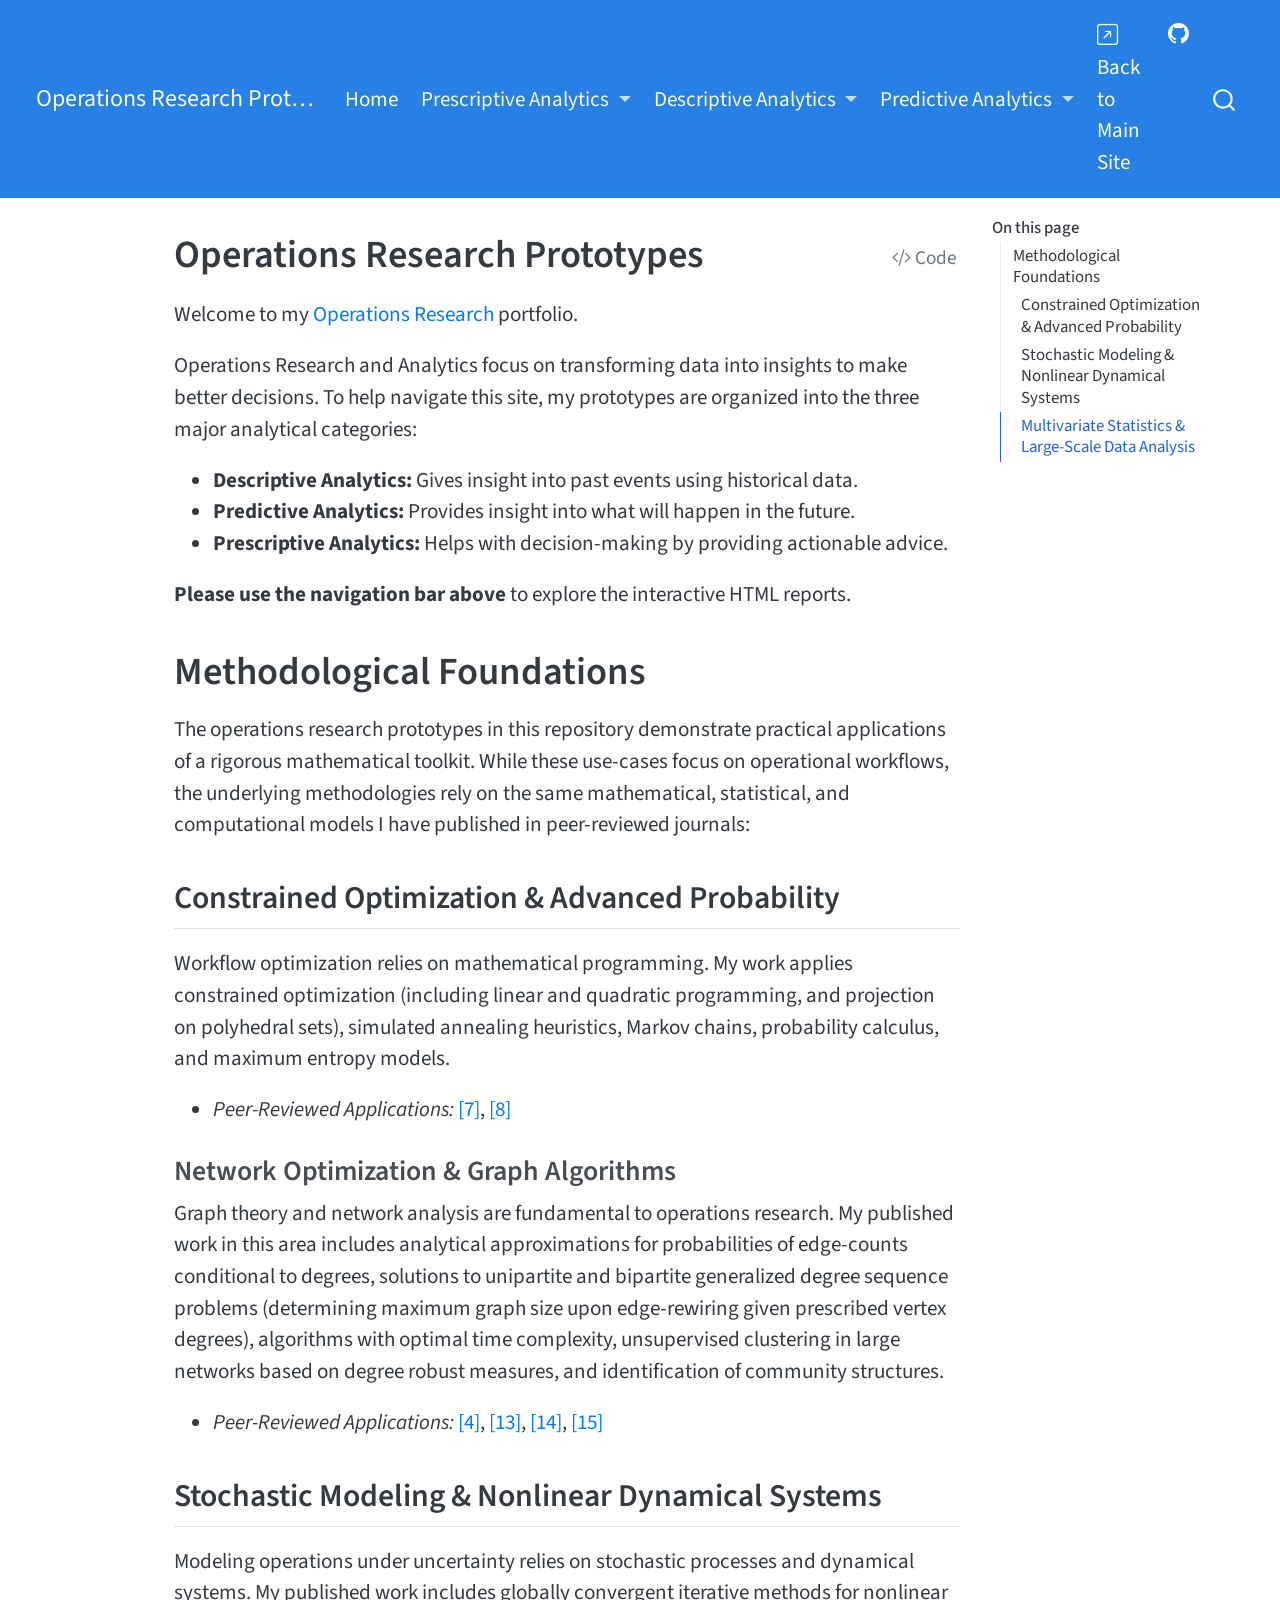
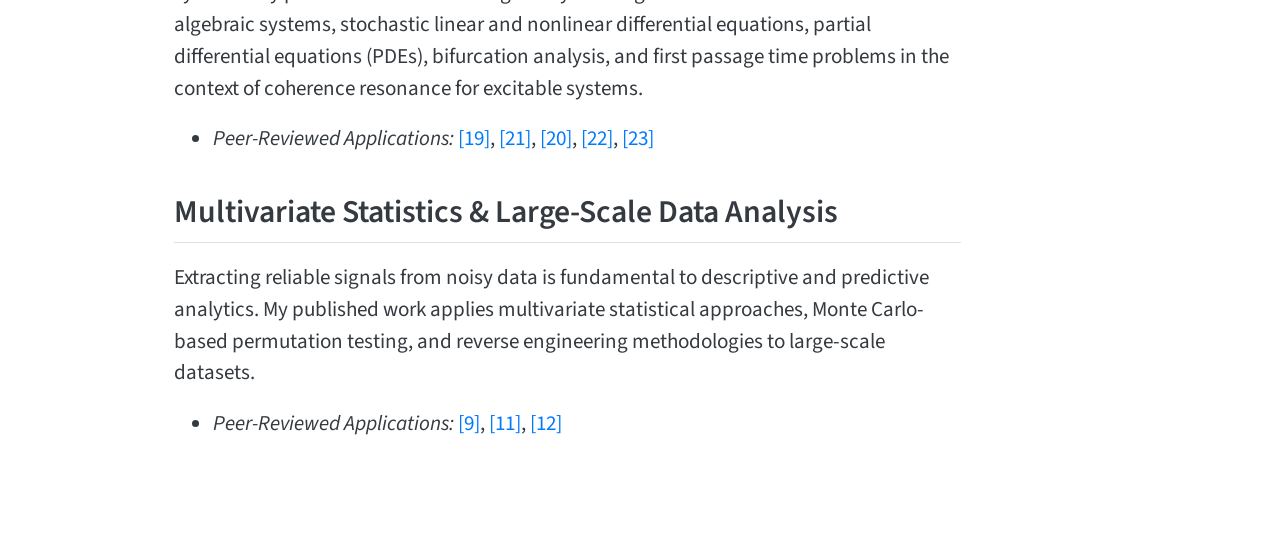
<file: docs/index.html>
<!DOCTYPE html>
<html xmlns="http://www.w3.org/1999/xhtml" lang="en" xml:lang="en"><head>

<meta charset="utf-8">
<meta name="generator" content="quarto-1.10.18">

<meta name="viewport" content="width=device-width, initial-scale=1.0, user-scalable=yes">


<title>Operations Research Prototypes</title>
<style>
/* Default styles provided by pandoc.
** See https://pandoc.org/MANUAL.html#variables-for-html for config info.
*/
span.smallcaps{font-variant: small-caps;}
div.columns{display: flex; gap: 1.5em;}
div.column{flex: auto;}
@media screen {
div.columns{gap: min(4vw, 1.5em);}
div.column{overflow-x: auto;}
}
div.hanging-indent{margin-left: 1.5em; text-indent: -1.5em;}
ul.task-list{list-style: none;}
ul.task-list li input[type="checkbox"] {
  width: 0.8em;
  margin: 0 0.8em 0.2em -1em; /* quarto-specific, see https://github.com/quarto-dev/quarto-cli/issues/4556 */ 
  vertical-align: middle;
}
/* CSS for syntax highlighting */
html { -webkit-text-size-adjust: 100%; }
pre > code.sourceCode { white-space: pre; position: relative; }
pre > code.sourceCode > span { display: inline-block; line-height: 1.25; }
pre > code.sourceCode > span:empty { height: 1.2em; }
.sourceCode { overflow: visible; }
code.sourceCode > span { color: inherit; text-decoration: inherit; }
div.sourceCode { margin: 1em 0; }
pre.sourceCode { margin: 0; }
@media screen {
div.sourceCode { overflow: auto; }
}
@media print {
pre > code.sourceCode { white-space: pre-wrap; }
pre > code.sourceCode > span { text-indent: -5em; padding-left: 5em; }
}
pre.numberSource code
  { counter-reset: source-line 0; }
pre.numberSource code > span
  { position: relative; left: -4em; counter-increment: source-line; }
pre.numberSource code > span > a:first-child::before
  { content: counter(source-line);
    position: relative; left: -1em; text-align: right; vertical-align: baseline;
    border: none; display: inline-block;
    -webkit-touch-callout: none; -webkit-user-select: none;
    -khtml-user-select: none; -moz-user-select: none;
    -ms-user-select: none; user-select: none;
    padding: 0 4px; width: 4em;
  }
pre.numberSource { margin-left: 3em;  padding-left: 4px; }
div.sourceCode
  {   }
@media screen {
pre > code.sourceCode > span > a:first-child::before { text-decoration: underline; }
}
</style>


<script src="site_libs/quarto-nav/quarto-nav.js"></script>
<script src="site_libs/quarto-nav/headroom.min.js"></script>
<script src="site_libs/clipboard/clipboard.min.js"></script>
<script src="site_libs/quarto-search/autocomplete.umd.js"></script>
<script src="site_libs/quarto-search/fuse.min.js"></script>
<script src="site_libs/quarto-search/quarto-search.js"></script>
<meta name="quarto:offset" content="./">
<script src="site_libs/quarto-html/quarto.js" type="module"></script>
<script src="site_libs/quarto-html/tabsets/tabsets.js" type="module"></script>
<script src="site_libs/quarto-html/popper.min.js"></script>
<script src="site_libs/quarto-html/tippy.umd.min.js"></script>
<script src="site_libs/quarto-html/anchor.min.js"></script>
<link href="site_libs/quarto-html/tippy.css" rel="stylesheet">
<link href="site_libs/quarto-html/quarto-syntax-highlighting-64a204ab8560d761af7679ceaba22944.css" rel="stylesheet" id="quarto-text-highlighting-styles">
<script src="site_libs/bootstrap/bootstrap.min.js"></script>
<link href="site_libs/bootstrap/bootstrap-icons.css" rel="stylesheet">
<link href="site_libs/bootstrap/bootstrap-0e11dd0d01e4e7718f9b9a7dcefe6e5f.min.css" rel="stylesheet" append-hash="true" id="quarto-bootstrap" data-mode="light">
<script id="quarto-search-options" type="application/json">{
  "location": "navbar",
  "copy-button": false,
  "collapse-after": 3,
  "panel-placement": "end",
  "type": "overlay",
  "limit": 50,
  "keyboard-shortcut": [
    "f",
    "/",
    "s"
  ],
  "show-item-context": false,
  "language": {
    "search-no-results-text": "No results",
    "search-matching-documents-text": "matching documents",
    "search-copy-link-title": "Copy link to search",
    "search-hide-matches-text": "Hide additional matches",
    "search-more-match-text": "more match in this document",
    "search-more-matches-text": "more matches in this document",
    "search-clear-button-title": "Clear",
    "search-text-placeholder": "",
    "search-detached-cancel-button-title": "Cancel",
    "search-submit-button-title": "Submit",
    "search-label": "Search"
  }
}</script>


<link rel="stylesheet" href="styles.css">
</head>

<body class="nav-fixed quarto-light">

<div id="quarto-search-results"></div>
  <header id="quarto-header" class="headroom fixed-top">
    <nav class="navbar navbar-expand-lg " data-bs-theme="dark">
      <div class="navbar-container container-fluid">
      <div class="navbar-brand-container mx-auto">
    <a class="navbar-brand" href="./index.html">
    <span class="navbar-title">Operations Research Prototypes</span>
    </a>
  </div>
            <div id="quarto-search" class="" title="Search"></div>
          <button class="navbar-toggler" type="button" data-bs-toggle="collapse" data-bs-target="#navbarCollapse" aria-controls="navbarCollapse" role="menu" aria-expanded="false" aria-label="Toggle navigation" onclick="if (window.quartoToggleHeadroom) { window.quartoToggleHeadroom(); }">
  <span class="navbar-toggler-icon"></span>
</button>
          <div class="collapse navbar-collapse" id="navbarCollapse">
            <ul class="navbar-nav navbar-nav-scroll me-auto">
  <li class="nav-item">
    <a class="nav-link active" href="./index.html" aria-current="page"> 
<span class="menu-text">Home</span></a>
  </li>  
  <li class="nav-item dropdown ">
    <a class="nav-link dropdown-toggle" href="#" id="nav-menu-prescriptive-analytics" role="link" data-bs-toggle="dropdown" aria-expanded="false">
 <span class="menu-text">Prescriptive Analytics</span>
    </a>
    <ul class="dropdown-menu" aria-labelledby="nav-menu-prescriptive-analytics">    
        <li>
    <a class="dropdown-item" href="./prototypes/nspire_model.html">
 <span class="dropdown-text">Optimizing Property Maintenance Prior to Inspection</span></a>
  </li>  
        <li>
    <a class="dropdown-item" href="./index.html">
 <span class="dropdown-text">Automated Fault Alerting with Telemetry (In Development)</span></a>
  </li>  
    </ul>
  </li>
  <li class="nav-item dropdown ">
    <a class="nav-link dropdown-toggle" href="#" id="nav-menu-descriptive-analytics" role="link" data-bs-toggle="dropdown" aria-expanded="false">
 <span class="menu-text">Descriptive Analytics</span>
    </a>
    <ul class="dropdown-menu" aria-labelledby="nav-menu-descriptive-analytics">    
        <li>
    <a class="dropdown-item" href="./prototypes/boston_311_2024.html">
 <span class="dropdown-text">Analysis of a Service Requests Dataset</span></a>
  </li>  
    </ul>
  </li>
  <li class="nav-item dropdown ">
    <a class="nav-link dropdown-toggle" href="#" id="nav-menu-predictive-analytics" role="link" data-bs-toggle="dropdown" aria-expanded="false">
 <span class="menu-text">Predictive Analytics</span>
    </a>
    <ul class="dropdown-menu" aria-labelledby="nav-menu-predictive-analytics">    
        <li>
    <a class="dropdown-item" href="./index.html">
 <span class="dropdown-text">Elevator Fault Detection (In Development)</span></a>
  </li>  
        <li>
    <a class="dropdown-item" href="./index.html">
 <span class="dropdown-text">Automated Fault Alerting with Telemetry (In Development)</span></a>
  </li>  
    </ul>
  </li>
</ul>
            <ul class="navbar-nav navbar-nav-scroll ms-auto">
  <li class="nav-item">
    <a class="nav-link" href="https://joelRMath.github.io/"> <i class="bi bi-arrow-up-right-square" role="img">
</i> 
<span class="menu-text">Back to Main Site</span></a>
  </li>  
  <li class="nav-item compact">
    <a class="nav-link" href="https://github.com/joelRMath/ORProto"> <i class="bi bi-github" role="img">
</i> 
<span class="menu-text"></span></a>
  </li>  
</ul>
          </div> <!-- /navcollapse -->
            <div class="quarto-navbar-tools">
</div>
      </div> <!-- /container-fluid -->
    </nav>
</header>
<!-- content -->
<div id="quarto-content" class="quarto-container page-columns page-rows-contents page-layout-article page-navbar">
<!-- sidebar -->
<!-- margin-sidebar -->
    <div id="quarto-margin-sidebar" class="sidebar margin-sidebar">
        <nav id="TOC" role="doc-toc" class="toc-active">
    <h2 id="toc-title">On this page</h2>
   
  <ul>
  <li><a href="#methodological-foundations" id="toc-methodological-foundations" class="nav-link active" data-scroll-target="#methodological-foundations">Methodological Foundations</a>
  <ul class="collapse">
  <li><a href="#constrained-optimization-advanced-probability" id="toc-constrained-optimization-advanced-probability" class="nav-link" data-scroll-target="#constrained-optimization-advanced-probability">Constrained Optimization &amp; Advanced Probability</a>
  <ul class="collapse">
  <li><a href="#network-optimization-graph-algorithms" id="toc-network-optimization-graph-algorithms" class="nav-link" data-scroll-target="#network-optimization-graph-algorithms">Network Optimization &amp; Graph Algorithms</a></li>
  </ul></li>
  <li><a href="#stochastic-modeling-nonlinear-dynamical-systems" id="toc-stochastic-modeling-nonlinear-dynamical-systems" class="nav-link" data-scroll-target="#stochastic-modeling-nonlinear-dynamical-systems">Stochastic Modeling &amp; Nonlinear Dynamical Systems</a></li>
  <li><a href="#multivariate-statistics-large-scale-data-analysis" id="toc-multivariate-statistics-large-scale-data-analysis" class="nav-link" data-scroll-target="#multivariate-statistics-large-scale-data-analysis">Multivariate Statistics &amp; Large-Scale Data Analysis</a></li>
  </ul></li>
  </ul>
</nav>
    </div>
<!-- main -->
<main class="content" id="quarto-document-content">

<header id="title-block-header" class="quarto-title-block default">
<div class="quarto-title">
<div class="quarto-title-block"><div><h1 class="title">Operations Research Prototypes</h1><button type="button" class="btn code-tools-button" id="quarto-code-tools-source"><i class="bi"></i> Code</button></div></div>
</div>



<div class="quarto-title-meta">

    
  
    
  </div>
  


</header>


<p>Welcome to my <a href="https://www.informs.org/Explore/Operations-Research-Analytics" target="_blank">Operations Research</a> portfolio.</p>
<p>Operations Research and Analytics focus on transforming data into insights to make better decisions. To help navigate this site, my prototypes are organized into the three major analytical categories:</p>
<ul>
<li><strong>Descriptive Analytics:</strong> Gives insight into past events using historical data.</li>
<li><strong>Predictive Analytics:</strong> Provides insight into what will happen in the future.</li>
<li><strong>Prescriptive Analytics:</strong> Helps with decision-making by providing actionable advice.</li>
</ul>
<p><strong>Please use the navigation bar above</strong> to explore the interactive HTML reports.</p>
<section id="methodological-foundations" class="level1">
<h1>Methodological Foundations</h1>
<p>The operations research prototypes in this repository demonstrate practical applications of a rigorous mathematical toolkit. While these use-cases focus on operational workflows, the underlying methodologies rely on the same mathematical, statistical, and computational models I have published in peer-reviewed journals:</p>
<section id="constrained-optimization-advanced-probability" class="level2">
<h2 class="anchored" data-anchor-id="constrained-optimization-advanced-probability">Constrained Optimization &amp; Advanced Probability</h2>
<p>Workflow optimization relies on mathematical programming. My work applies constrained optimization (including linear and quadratic programming, and projection on polyhedral sets), simulated annealing heuristics, Markov chains, probability calculus, and maximum entropy models.</p>
<ul>
<li><em>Peer-Reviewed Applications:</em> <a href="https://joelRMath.github.io/publications.html#ref-HS" target="_blank">[7]</a>, <a href="https://joelRMath.github.io/publications.html#ref-HSS" target="_blank">[8]</a></li>
</ul>
<section id="network-optimization-graph-algorithms" class="level3">
<h3 class="anchored" data-anchor-id="network-optimization-graph-algorithms">Network Optimization &amp; Graph Algorithms</h3>
<p>Graph theory and network analysis are fundamental to operations research. My published work in this area includes analytical approximations for probabilities of edge-counts conditional to degrees, solutions to unipartite and bipartite generalized degree sequence problems (determining maximum graph size upon edge-rewiring given prescribed vertex degrees), algorithms with optimal time complexity, unsupervised clustering in large networks based on degree robust measures, and identification of community structures.</p>
<ul>
<li><em>Peer-Reviewed Applications:</em> <a href="https://joelRMath.github.io/publications.html#ref-WAP" target="_blank">[4]</a>, <a href="https://joelRMath.github.io/publications.html#ref-recomb" target="_blank">[13]</a>, <a href="https://joelRMath.github.io/publications.html#ref-Prot" target="_blank">[14]</a>, <a href="https://joelRMath.github.io/publications.html#ref-JCB" target="_blank">[15]</a></li>
</ul>
</section>
</section>
<section id="stochastic-modeling-nonlinear-dynamical-systems" class="level2">
<h2 class="anchored" data-anchor-id="stochastic-modeling-nonlinear-dynamical-systems">Stochastic Modeling &amp; Nonlinear Dynamical Systems</h2>
<p>Modeling operations under uncertainty relies on stochastic processes and dynamical systems. My published work includes globally convergent iterative methods for nonlinear algebraic systems, stochastic linear and nonlinear differential equations, partial differential equations (PDEs), bifurcation analysis, and first passage time problems in the context of coherence resonance for excitable systems.</p>
<ul>
<li><em>Peer-Reviewed Applications:</em> <a href="https://joelRMath.github.io/publications.html#ref-MathB" target="_blank">[19]</a>, <a href="https://joelRMath.github.io/publications.html#ref-CR" target="_blank">[21]</a>, <a href="https://joelRMath.github.io/publications.html#ref-PNAS" target="_blank">[20]</a>, <a href="https://joelRMath.github.io/publications.html#ref-PRE" target="_blank">[22]</a>, <a href="https://joelRMath.github.io/publications.html#ref-NN" target="_blank">[23]</a></li>
</ul>
</section>
<section id="multivariate-statistics-large-scale-data-analysis" class="level2">
<h2 class="anchored" data-anchor-id="multivariate-statistics-large-scale-data-analysis">Multivariate Statistics &amp; Large-Scale Data Analysis</h2>
<p>Extracting reliable signals from noisy data is fundamental to descriptive and predictive analytics. My published work applies multivariate statistical approaches, Monte Carlo-based permutation testing, and reverse engineering methodologies to large-scale datasets.</p>
<ul>
<li><em>Peer-Reviewed Applications:</em> <a href="https://joelRMath.github.io/publications.html#ref-HIRD" target="_blank">[9]</a>, <a href="https://joelRMath.github.io/publications.html#ref-Equi" target="_blank">[11]</a>, <a href="https://joelRMath.github.io/publications.html#ref-Gexp" target="_blank">[12]</a></li>
</ul>


<!-- -->

</section>
</section>

</main> <!-- /main -->
<script id="quarto-html-after-body" type="application/javascript">
  window.document.addEventListener("DOMContentLoaded", function (event) {
    const icon = "";
    const anchorJS = new window.AnchorJS();
    anchorJS.options = {
      placement: 'right',
      icon: icon
    };
    anchorJS.add('.anchored');
    const isCodeAnnotation = (el) => {
      for (const clz of el.classList) {
        if (clz.startsWith('code-annotation-')) {                     
          return true;
        }
      }
      return false;
    }
    const onCopySuccess = function(e) {
      // button target
      const button = e.trigger;
      // don't keep focus
      button.blur();
      // flash "checked"
      button.classList.add('code-copy-button-checked');
      var currentTitle = button.getAttribute("title");
      button.setAttribute("title", "Copied!");
      let tooltip;
      if (window.bootstrap) {
        button.setAttribute("data-bs-toggle", "tooltip");
        button.setAttribute("data-bs-placement", "left");
        button.setAttribute("data-bs-title", "Copied!");
        tooltip = new bootstrap.Tooltip(button, 
          { trigger: "manual", 
            customClass: "code-copy-button-tooltip",
            offset: [0, -8]});
        tooltip.show();    
      }
      setTimeout(function() {
        if (tooltip) {
          tooltip.hide();
          button.removeAttribute("data-bs-title");
          button.removeAttribute("data-bs-toggle");
          button.removeAttribute("data-bs-placement");
        }
        button.setAttribute("title", currentTitle);
        button.classList.remove('code-copy-button-checked');
      }, 1000);
      // clear code selection
      e.clearSelection();
    }
    const getTextToCopy = function(trigger) {
      const outerScaffold = trigger.parentElement.cloneNode(true);
      const codeEl = outerScaffold.querySelector('code');
      for (const childEl of codeEl.children) {
        if (isCodeAnnotation(childEl)) {
          childEl.remove();
        }
      }
      return codeEl.innerText;
    }
    const clipboard = new window.ClipboardJS('.code-copy-button:not([data-in-quarto-modal])', {
      text: getTextToCopy
    });
    clipboard.on('success', onCopySuccess);
    if (window.document.getElementById('quarto-embedded-source-code-modal')) {
      const clipboardModal = new window.ClipboardJS('.code-copy-button[data-in-quarto-modal]', {
        text: getTextToCopy,
        container: window.document.getElementById('quarto-embedded-source-code-modal')
      });
      clipboardModal.on('success', onCopySuccess);
    }
    const viewSource = window.document.getElementById('quarto-view-source') ||
                       window.document.getElementById('quarto-code-tools-source');
    if (viewSource) {
      const sourceUrl = viewSource.getAttribute("data-quarto-source-url");
      viewSource.addEventListener("click", function(e) {
        if (sourceUrl) {
          // rstudio viewer pane
          if (/\bcapabilities=\b/.test(window.location)) {
            window.open(sourceUrl);
          } else {
            window.location.href = sourceUrl;
          }
        } else {
          const modal = new bootstrap.Modal(document.getElementById('quarto-embedded-source-code-modal'));
          modal.show();
        }
        return false;
      });
    }
    function toggleCodeHandler(show) {
      return function(e) {
        const cellDetails = window.document.querySelectorAll(".cell details.code-fold");
        for (let i=0; i<cellDetails.length; i++) {
          const details = cellDetails[i];
          if (show) {
            details.open = true;
          } else {
            details.removeAttribute("open");
          }
        }
        const cellCodeDivs = window.document.querySelectorAll(".cell div.sourceCode.cell-code");
        const fromCls = show ? "hidden" : "unhidden";
        const toCls = show ? "unhidden" : "hidden";
        for (let i=0; i<cellCodeDivs.length; i++) {
          const codeDiv = cellCodeDivs[i];
          if (codeDiv.classList.contains(fromCls)) {
            codeDiv.classList.remove(fromCls);
            codeDiv.classList.add(toCls);
          } 
        }
        return false;
      }
    }
    const hideAllCode = window.document.getElementById("quarto-hide-all-code");
    if (hideAllCode) {
      hideAllCode.addEventListener("click", toggleCodeHandler(false));
    }
    const showAllCode = window.document.getElementById("quarto-show-all-code");
    if (showAllCode) {
      showAllCode.addEventListener("click", toggleCodeHandler(true));
    }
      var localhostRegex = new RegExp(/^(?:http|https):\/\/localhost\:?[0-9]*\//);
      var mailtoRegex = new RegExp(/^mailto:/);
        var filterRegex = new RegExp('/' + window.location.host + '/');
      var isInternal = (href) => {
          return filterRegex.test(href) || localhostRegex.test(href) || mailtoRegex.test(href);
      }
      // Inspect non-navigation links and adorn them if external
     var links = window.document.querySelectorAll('a[href]:not(.nav-link):not(.navbar-brand):not(.toc-action):not(.sidebar-link):not(.sidebar-item-toggle):not(.pagination-link):not(.no-external):not([aria-hidden]):not(.dropdown-item):not(.quarto-navigation-tool):not(.about-link)');
      for (var i=0; i<links.length; i++) {
        const link = links[i];
        if (!isInternal(link.href)) {
          // undo the damage that might have been done by quarto-nav.js in the case of
          // links that we want to consider external
          if (link.dataset.originalHref !== undefined) {
            link.href = link.dataset.originalHref;
          }
        }
      }
    function tippyHover(el, contentFn, onTriggerFn, onUntriggerFn) {
      const config = {
        allowHTML: true,
        maxWidth: 500,
        delay: 100,
        arrow: false,
        appendTo: function(el) {
            return el.parentElement;
        },
        interactive: true,
        interactiveBorder: 10,
        theme: 'quarto',
        placement: 'bottom-start',
      };
      if (contentFn) {
        config.content = contentFn;
      }
      if (onTriggerFn) {
        config.onTrigger = onTriggerFn;
      }
      if (onUntriggerFn) {
        config.onUntrigger = onUntriggerFn;
      }
      window.tippy(el, config); 
    }
    const noterefs = window.document.querySelectorAll('a[role="doc-noteref"]');
    for (var i=0; i<noterefs.length; i++) {
      const ref = noterefs[i];
      tippyHover(ref, function() {
        // use id or data attribute instead here
        let href = ref.getAttribute('data-footnote-href') || ref.getAttribute('href');
        try { href = new URL(href).hash; } catch {}
        const id = href.replace(/^#\/?/, "");
        const note = window.document.getElementById(id);
        if (note) {
          return note.innerHTML;
        } else {
          return "";
        }
      });
    }
    const xrefs = window.document.querySelectorAll('a.quarto-xref');
    const processXRef = (id, note) => {
      // Strip column container classes
      const stripColumnClz = (el) => {
        el.classList.remove("page-full", "page-columns");
        if (el.children) {
          for (const child of el.children) {
            stripColumnClz(child);
          }
        }
      }
      stripColumnClz(note)
      if (id === null || id.startsWith('sec-')) {
        // Special case sections, only their first couple elements
        const container = document.createElement("div");
        if (note.children && note.children.length > 2) {
          container.appendChild(note.children[0].cloneNode(true));
          for (let i = 1; i < note.children.length; i++) {
            const child = note.children[i];
            if (child.tagName === "P" && child.innerText === "") {
              continue;
            } else {
              container.appendChild(child.cloneNode(true));
              break;
            }
          }
          if (window.Quarto?.typesetMath) {
            window.Quarto.typesetMath(container);
          }
          return container.innerHTML
        } else {
          if (window.Quarto?.typesetMath) {
            window.Quarto.typesetMath(note);
          }
          return note.innerHTML;
        }
      } else {
        // Remove any anchor links if they are present
        const anchorLink = note.querySelector('a.anchorjs-link');
        if (anchorLink) {
          anchorLink.remove();
        }
        if (window.Quarto?.typesetMath) {
          window.Quarto.typesetMath(note);
        }
        if (note.classList.contains("callout")) {
          return note.outerHTML;
        } else {
          return note.innerHTML;
        }
      }
    }
    for (var i=0; i<xrefs.length; i++) {
      const xref = xrefs[i];
      tippyHover(xref, undefined, function(instance) {
        instance.disable();
        let url = xref.getAttribute('href');
        let hash = undefined; 
        if (url.startsWith('#')) {
          hash = url;
        } else {
          try { hash = new URL(url).hash; } catch {}
        }
        if (hash) {
          const id = hash.replace(/^#\/?/, "");
          const note = window.document.getElementById(id);
          if (note !== null) {
            try {
              const html = processXRef(id, note.cloneNode(true));
              instance.setContent(html);
            } finally {
              instance.enable();
              instance.show();
            }
          } else {
            // See if we can fetch this
            fetch(url.split('#')[0])
            .then(res => res.text())
            .then(html => {
              const parser = new DOMParser();
              const htmlDoc = parser.parseFromString(html, "text/html");
              const note = htmlDoc.getElementById(id);
              if (note !== null) {
                const html = processXRef(id, note);
                instance.setContent(html);
              } 
            }).finally(() => {
              instance.enable();
              instance.show();
            });
          }
        } else {
          // See if we can fetch a full url (with no hash to target)
          // This is a special case and we should probably do some content thinning / targeting
          fetch(url)
          .then(res => res.text())
          .then(html => {
            const parser = new DOMParser();
            const htmlDoc = parser.parseFromString(html, "text/html");
            const note = htmlDoc.querySelector('main.content');
            if (note !== null) {
              // This should only happen for chapter cross references
              // (since there is no id in the URL)
              // remove the first header
              if (note.children.length > 0 && note.children[0].tagName === "HEADER") {
                note.children[0].remove();
              }
              const html = processXRef(null, note);
              instance.setContent(html);
            } 
          }).finally(() => {
            instance.enable();
            instance.show();
          });
        }
      }, function(instance) {
      });
    }
        let selectedAnnoteEl;
        const selectorForAnnotation = ( cell, annotation) => {
          let cellAttr = 'data-code-cell="' + cell + '"';
          let lineAttr = 'data-code-annotation="' +  annotation + '"';
          const selector = 'span[' + cellAttr + '][' + lineAttr + ']';
          return selector;
        }
        const selectCodeLines = (annoteEl) => {
          const doc = window.document;
          const targetCell = annoteEl.getAttribute("data-target-cell");
          const targetAnnotation = annoteEl.getAttribute("data-target-annotation");
          const annoteSpan = window.document.querySelector(selectorForAnnotation(targetCell, targetAnnotation));
          const lines = annoteSpan.getAttribute("data-code-lines").split(",");
          const lineIds = lines.map((line) => {
            return targetCell + "-" + line;
          })
          let top = null;
          let height = null;
          let parent = null;
          if (lineIds.length > 0) {
              //compute the position of the single el (top and bottom and make a div)
              const el = window.document.getElementById(lineIds[0]);
              top = el.offsetTop;
              height = el.offsetHeight;
              parent = el.parentElement.parentElement;
            if (lineIds.length > 1) {
              const lastEl = window.document.getElementById(lineIds[lineIds.length - 1]);
              const bottom = lastEl.offsetTop + lastEl.offsetHeight;
              height = bottom - top;
            }
            if (top !== null && height !== null && parent !== null) {
              // cook up a div (if necessary) and position it 
              let div = window.document.getElementById("code-annotation-line-highlight");
              if (div === null) {
                div = window.document.createElement("div");
                div.setAttribute("id", "code-annotation-line-highlight");
                div.style.position = 'absolute';
                parent.appendChild(div);
              }
              div.style.top = top - 2 + "px";
              div.style.height = height + 4 + "px";
              div.style.left = 0;
              let gutterDiv = window.document.getElementById("code-annotation-line-highlight-gutter");
              if (gutterDiv === null) {
                gutterDiv = window.document.createElement("div");
                gutterDiv.setAttribute("id", "code-annotation-line-highlight-gutter");
                gutterDiv.style.position = 'absolute';
                const codeCell = window.document.getElementById(targetCell);
                const gutter = codeCell.querySelector('.code-annotation-gutter');
                gutter.appendChild(gutterDiv);
              }
              gutterDiv.style.top = top - 2 + "px";
              gutterDiv.style.height = height + 4 + "px";
            }
            selectedAnnoteEl = annoteEl;
          }
        };
        const unselectCodeLines = () => {
          const elementsIds = ["code-annotation-line-highlight", "code-annotation-line-highlight-gutter"];
          elementsIds.forEach((elId) => {
            const div = window.document.getElementById(elId);
            if (div) {
              div.remove();
            }
          });
          selectedAnnoteEl = undefined;
        };
          // Handle positioning of the toggle
      window.addEventListener(
        "resize",
        throttle(() => {
          elRect = undefined;
          if (selectedAnnoteEl) {
            selectCodeLines(selectedAnnoteEl);
          }
        }, 10)
      );
      function throttle(fn, ms) {
      let throttle = false;
      let timer;
        return (...args) => {
          if(!throttle) { // first call gets through
              fn.apply(this, args);
              throttle = true;
          } else { // all the others get throttled
              if(timer) clearTimeout(timer); // cancel #2
              timer = setTimeout(() => {
                fn.apply(this, args);
                timer = throttle = false;
              }, ms);
          }
        };
      }
        // Attach click handler to the DT
        const annoteDls = window.document.querySelectorAll('dt[data-target-cell]');
        for (const annoteDlNode of annoteDls) {
          annoteDlNode.addEventListener('click', (event) => {
            const clickedEl = event.target;
            if (clickedEl !== selectedAnnoteEl) {
              unselectCodeLines();
              const activeEl = window.document.querySelector('dt[data-target-cell].code-annotation-active');
              if (activeEl) {
                activeEl.classList.remove('code-annotation-active');
              }
              selectCodeLines(clickedEl);
              clickedEl.classList.add('code-annotation-active');
            } else {
              // Unselect the line
              unselectCodeLines();
              clickedEl.classList.remove('code-annotation-active');
            }
          });
        }
    const findCites = (el) => {
      const parentEl = el.parentElement;
      if (parentEl) {
        const cites = parentEl.dataset.cites;
        if (cites) {
          return {
            el,
            cites: cites.split(' ')
          };
        } else {
          return findCites(el.parentElement)
        }
      } else {
        return undefined;
      }
    };
    var bibliorefs = window.document.querySelectorAll('a[role="doc-biblioref"]');
    for (var i=0; i<bibliorefs.length; i++) {
      const ref = bibliorefs[i];
      const citeInfo = findCites(ref);
      if (citeInfo) {
        tippyHover(citeInfo.el, function() {
          var popup = window.document.createElement('div');
          citeInfo.cites.forEach(function(cite) {
            var citeDiv = window.document.createElement('div');
            citeDiv.classList.add('hanging-indent');
            citeDiv.classList.add('csl-entry');
            var biblioDiv = window.document.getElementById('ref-' + cite);
            if (biblioDiv) {
              citeDiv.innerHTML = biblioDiv.innerHTML;
            }
            popup.appendChild(citeDiv);
          });
          return popup.innerHTML;
        });
      }
    }
  });
  </script><div class="modal fade" id="quarto-embedded-source-code-modal" tabindex="-1" aria-labelledby="quarto-embedded-source-code-modal-label" aria-hidden="true"><div class="modal-dialog modal-dialog-scrollable"><div class="modal-content"><div class="modal-header"><h5 class="modal-title" id="quarto-embedded-source-code-modal-label">Source Code</h5><button class="btn-close" data-bs-dismiss="modal"></button></div><div class="modal-body"><div class="">
<div class="code-copy-outer-scaffold"><div class="sourceCode" id="cb1" data-shortcodes="false"><pre class="sourceCode markdown code-with-copy"><code class="sourceCode markdown"><span id="cb1-1"><a href="#cb1-1" aria-hidden="true" tabindex="-1"></a><span class="co">---</span></span>
<span id="cb1-2"><a href="#cb1-2" aria-hidden="true" tabindex="-1"></a><span class="an">title:</span><span class="co"> "Operations Research Prototypes"</span></span>
<span id="cb1-3"><a href="#cb1-3" aria-hidden="true" tabindex="-1"></a><span class="co">---</span></span>
<span id="cb1-4"><a href="#cb1-4" aria-hidden="true" tabindex="-1"></a></span>
<span id="cb1-5"><a href="#cb1-5" aria-hidden="true" tabindex="-1"></a><span class="in">```{r, echo=FALSE, message=FALSE}</span></span>
<span id="cb1-6"><a href="#cb1-6" aria-hidden="true" tabindex="-1"></a>bib_lines <span class="ot">&lt;-</span> <span class="fu">readLines</span>(<span class="st">"references.bib"</span>)</span>
<span id="cb1-7"><a href="#cb1-7" aria-hidden="true" tabindex="-1"></a>keys <span class="ot">&lt;-</span> <span class="fu">gsub</span>(<span class="st">"^@.*</span><span class="sc">\\</span><span class="st">{(.*),.*"</span>, <span class="st">"</span><span class="sc">\\</span><span class="st">1"</span>, <span class="fu">grep</span>(<span class="st">"^@"</span>, bib_lines, <span class="at">value =</span> <span class="cn">TRUE</span>))</span>
<span id="cb1-8"><a href="#cb1-8" aria-hidden="true" tabindex="-1"></a></span>
<span id="cb1-9"><a href="#cb1-9" aria-hidden="true" tabindex="-1"></a>cite_pub <span class="ot">&lt;-</span> <span class="cf">function</span>(key) {</span>
<span id="cb1-10"><a href="#cb1-10" aria-hidden="true" tabindex="-1"></a>  idx <span class="ot">&lt;-</span> <span class="fu">which</span>(keys <span class="sc">==</span> key)</span>
<span id="cb1-11"><a href="#cb1-11" aria-hidden="true" tabindex="-1"></a>  <span class="cf">if</span> (<span class="fu">length</span>(idx) <span class="sc">==</span> <span class="dv">0</span>) <span class="fu">return</span>(<span class="fu">paste0</span>(<span class="st">"[Unknown: "</span>, key, <span class="st">"]"</span>))</span>
<span id="cb1-12"><a href="#cb1-12" aria-hidden="true" tabindex="-1"></a>  </span>
<span id="cb1-13"><a href="#cb1-13" aria-hidden="true" tabindex="-1"></a>  <span class="co"># Absolute URL pointing back to the main site's rendered HTML</span></span>
<span id="cb1-14"><a href="#cb1-14" aria-hidden="true" tabindex="-1"></a>  <span class="fu">return</span>(<span class="fu">paste0</span>(<span class="st">"[["</span>, idx, <span class="st">"]](https://joelRMath.github.io/publications.html#ref-"</span>, key, <span class="st">"){target=</span><span class="sc">\"</span><span class="st">_blank</span><span class="sc">\"</span><span class="st">}"</span>))</span>
<span id="cb1-15"><a href="#cb1-15" aria-hidden="true" tabindex="-1"></a>}</span>
<span id="cb1-16"><a href="#cb1-16" aria-hidden="true" tabindex="-1"></a><span class="in">```</span></span>
<span id="cb1-17"><a href="#cb1-17" aria-hidden="true" tabindex="-1"></a></span>
<span id="cb1-18"><a href="#cb1-18" aria-hidden="true" tabindex="-1"></a>Welcome to my <span class="co">[</span><span class="ot">Operations Research</span><span class="co">](https://www.informs.org/Explore/Operations-Research-Analytics)</span>{target="_blank"} portfolio. </span>
<span id="cb1-19"><a href="#cb1-19" aria-hidden="true" tabindex="-1"></a></span>
<span id="cb1-20"><a href="#cb1-20" aria-hidden="true" tabindex="-1"></a>Operations Research and Analytics focus on transforming data into insights to make better decisions. To help navigate this site, my prototypes are organized into the three major analytical categories:</span>
<span id="cb1-21"><a href="#cb1-21" aria-hidden="true" tabindex="-1"></a></span>
<span id="cb1-22"><a href="#cb1-22" aria-hidden="true" tabindex="-1"></a><span class="ss">* </span>**Descriptive Analytics:** Gives insight into past events using historical data.</span>
<span id="cb1-23"><a href="#cb1-23" aria-hidden="true" tabindex="-1"></a><span class="ss">* </span>**Predictive Analytics:** Provides insight into what will happen in the future.</span>
<span id="cb1-24"><a href="#cb1-24" aria-hidden="true" tabindex="-1"></a><span class="ss">* </span>**Prescriptive Analytics:** Helps with decision-making by providing actionable advice.</span>
<span id="cb1-25"><a href="#cb1-25" aria-hidden="true" tabindex="-1"></a></span>
<span id="cb1-26"><a href="#cb1-26" aria-hidden="true" tabindex="-1"></a>**Please use the navigation bar above** to explore the interactive HTML reports.</span>
<span id="cb1-27"><a href="#cb1-27" aria-hidden="true" tabindex="-1"></a></span>
<span id="cb1-28"><a href="#cb1-28" aria-hidden="true" tabindex="-1"></a></span>
<span id="cb1-29"><a href="#cb1-29" aria-hidden="true" tabindex="-1"></a><span class="fu"># Methodological Foundations</span></span>
<span id="cb1-30"><a href="#cb1-30" aria-hidden="true" tabindex="-1"></a></span>
<span id="cb1-31"><a href="#cb1-31" aria-hidden="true" tabindex="-1"></a>The operations research prototypes in this repository demonstrate practical applications of a rigorous mathematical toolkit. While these use-cases focus on operational workflows, the underlying methodologies rely on the same mathematical, statistical, and computational models I have published in peer-reviewed journals:</span>
<span id="cb1-32"><a href="#cb1-32" aria-hidden="true" tabindex="-1"></a></span>
<span id="cb1-33"><a href="#cb1-33" aria-hidden="true" tabindex="-1"></a><span class="fu">## Constrained Optimization &amp; Advanced Probability</span></span>
<span id="cb1-34"><a href="#cb1-34" aria-hidden="true" tabindex="-1"></a>Workflow optimization relies on mathematical programming. My work applies constrained optimization (including linear and quadratic programming, and projection on polyhedral sets), simulated annealing heuristics, Markov chains, probability calculus, and maximum entropy models.</span>
<span id="cb1-35"><a href="#cb1-35" aria-hidden="true" tabindex="-1"></a></span>
<span id="cb1-36"><a href="#cb1-36" aria-hidden="true" tabindex="-1"></a><span class="ss">* </span>*Peer-Reviewed Applications:* <span class="in">`r cite_pub("HS")`</span>, <span class="in">`r cite_pub("HSS")`</span></span>
<span id="cb1-37"><a href="#cb1-37" aria-hidden="true" tabindex="-1"></a></span>
<span id="cb1-38"><a href="#cb1-38" aria-hidden="true" tabindex="-1"></a><span class="fu">### Network Optimization &amp; Graph Algorithms</span></span>
<span id="cb1-39"><a href="#cb1-39" aria-hidden="true" tabindex="-1"></a>Graph theory and network analysis are fundamental to operations research. My published work in this area includes analytical approximations for probabilities of edge-counts conditional to degrees, solutions to unipartite and bipartite generalized degree sequence problems (determining maximum graph size upon edge-rewiring given prescribed vertex degrees), algorithms with optimal time complexity, unsupervised clustering in large networks based on degree robust measures, and identification of community structures.</span>
<span id="cb1-40"><a href="#cb1-40" aria-hidden="true" tabindex="-1"></a></span>
<span id="cb1-41"><a href="#cb1-41" aria-hidden="true" tabindex="-1"></a><span class="ss">* </span>*Peer-Reviewed Applications:* <span class="in">`r cite_pub("WAP")`</span>, <span class="in">`r cite_pub("recomb")`</span>, <span class="in">`r cite_pub("Prot")`</span>, <span class="in">`r cite_pub("JCB")`</span></span>
<span id="cb1-42"><a href="#cb1-42" aria-hidden="true" tabindex="-1"></a></span>
<span id="cb1-43"><a href="#cb1-43" aria-hidden="true" tabindex="-1"></a><span class="fu">## Stochastic Modeling &amp; Nonlinear Dynamical Systems</span></span>
<span id="cb1-44"><a href="#cb1-44" aria-hidden="true" tabindex="-1"></a>Modeling operations under uncertainty relies on stochastic processes and dynamical systems. My published work includes globally convergent iterative methods for nonlinear algebraic systems, stochastic linear and nonlinear differential equations, partial differential equations (PDEs), bifurcation analysis, and first passage time problems in the context of coherence resonance for excitable systems.</span>
<span id="cb1-45"><a href="#cb1-45" aria-hidden="true" tabindex="-1"></a></span>
<span id="cb1-46"><a href="#cb1-46" aria-hidden="true" tabindex="-1"></a><span class="ss">* </span>*Peer-Reviewed Applications:* <span class="in">`r cite_pub("MathB")`</span>, <span class="in">`r cite_pub("CR")`</span>, <span class="in">`r cite_pub("PNAS")`</span>, <span class="in">`r cite_pub("PRE")`</span>, <span class="in">`r cite_pub("NN")`</span></span>
<span id="cb1-47"><a href="#cb1-47" aria-hidden="true" tabindex="-1"></a></span>
<span id="cb1-48"><a href="#cb1-48" aria-hidden="true" tabindex="-1"></a><span class="fu">## Multivariate Statistics &amp; Large-Scale Data Analysis</span></span>
<span id="cb1-49"><a href="#cb1-49" aria-hidden="true" tabindex="-1"></a>Extracting reliable signals from noisy data is fundamental to descriptive and predictive analytics. My published work applies multivariate statistical approaches, Monte Carlo-based permutation testing, and reverse engineering methodologies to large-scale datasets.</span>
<span id="cb1-50"><a href="#cb1-50" aria-hidden="true" tabindex="-1"></a></span>
<span id="cb1-51"><a href="#cb1-51" aria-hidden="true" tabindex="-1"></a><span class="ss">* </span>*Peer-Reviewed Applications:* <span class="in">`r cite_pub("HIRD")`</span>, <span class="in">`r cite_pub("Equi")`</span>, <span class="in">`r cite_pub("Gexp")`</span></span></code></pre></div><button title="Copy to Clipboard" class="code-copy-button" data-in-quarto-modal=""><i class="bi"></i></button></div>
</div></div></div></div></div>
</div> <!-- /content -->




</body></html>
</file>
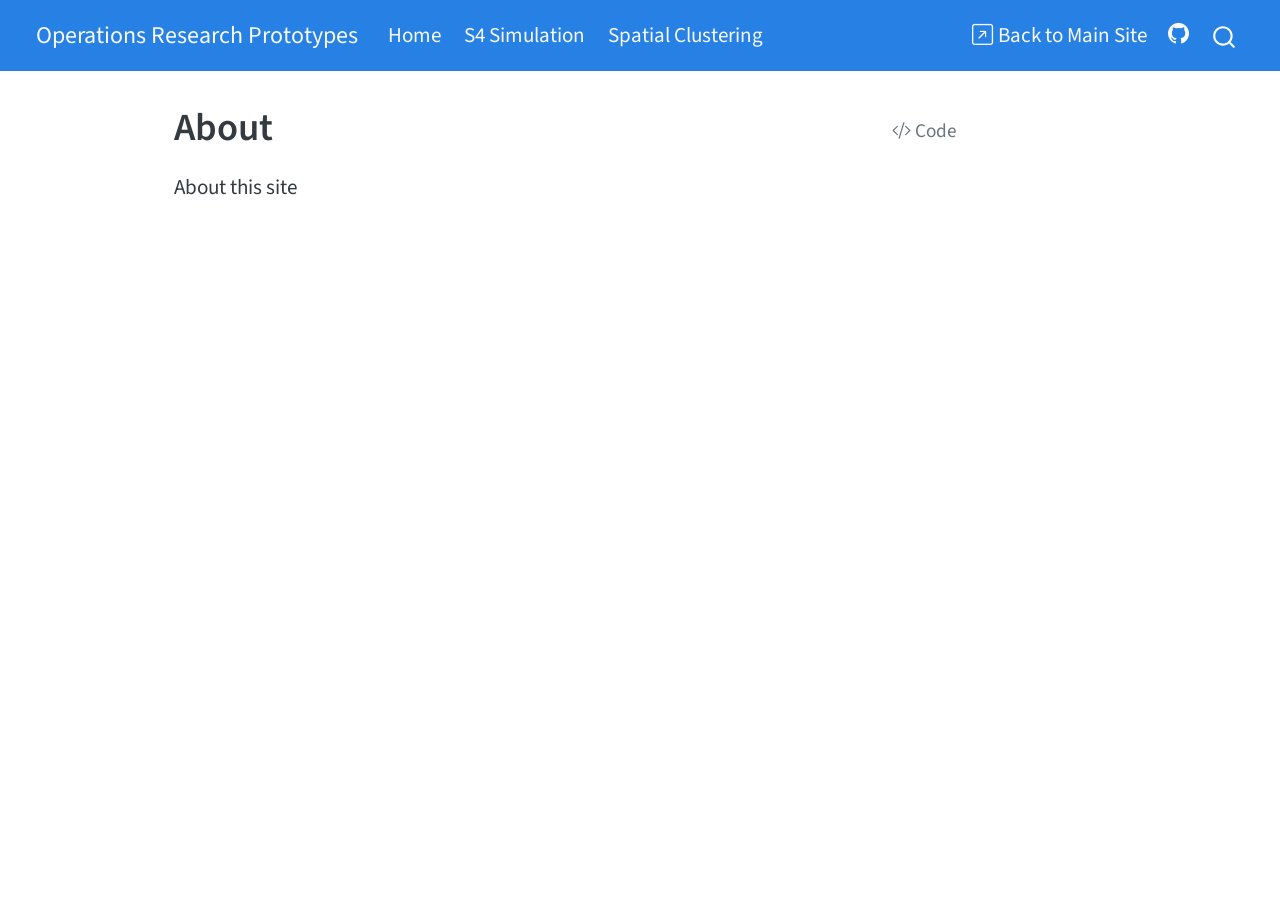
<file: docs/about.html>
<!DOCTYPE html>
<html xmlns="http://www.w3.org/1999/xhtml" lang="en" xml:lang="en"><head>

<meta charset="utf-8">
<meta name="generator" content="quarto-1.10.18">

<meta name="viewport" content="width=device-width, initial-scale=1.0, user-scalable=yes">


<title>About – Operations Research Prototypes</title>
<style>
/* Default styles provided by pandoc.
** See https://pandoc.org/MANUAL.html#variables-for-html for config info.
*/
span.smallcaps{font-variant: small-caps;}
div.columns{display: flex; gap: 1.5em;}
div.column{flex: auto;}
@media screen {
div.columns{gap: min(4vw, 1.5em);}
div.column{overflow-x: auto;}
}
div.hanging-indent{margin-left: 1.5em; text-indent: -1.5em;}
ul.task-list{list-style: none;}
ul.task-list li input[type="checkbox"] {
  width: 0.8em;
  margin: 0 0.8em 0.2em -1em; /* quarto-specific, see https://github.com/quarto-dev/quarto-cli/issues/4556 */ 
  vertical-align: middle;
}
/* CSS for syntax highlighting */
html { -webkit-text-size-adjust: 100%; }
pre > code.sourceCode { white-space: pre; position: relative; }
pre > code.sourceCode > span { display: inline-block; line-height: 1.25; }
pre > code.sourceCode > span:empty { height: 1.2em; }
.sourceCode { overflow: visible; }
code.sourceCode > span { color: inherit; text-decoration: inherit; }
div.sourceCode { margin: 1em 0; }
pre.sourceCode { margin: 0; }
@media screen {
div.sourceCode { overflow: auto; }
}
@media print {
pre > code.sourceCode { white-space: pre-wrap; }
pre > code.sourceCode > span { text-indent: -5em; padding-left: 5em; }
}
pre.numberSource code
  { counter-reset: source-line 0; }
pre.numberSource code > span
  { position: relative; left: -4em; counter-increment: source-line; }
pre.numberSource code > span > a:first-child::before
  { content: counter(source-line);
    position: relative; left: -1em; text-align: right; vertical-align: baseline;
    border: none; display: inline-block;
    -webkit-touch-callout: none; -webkit-user-select: none;
    -khtml-user-select: none; -moz-user-select: none;
    -ms-user-select: none; user-select: none;
    padding: 0 4px; width: 4em;
  }
pre.numberSource { margin-left: 3em;  padding-left: 4px; }
div.sourceCode
  {   }
@media screen {
pre > code.sourceCode > span > a:first-child::before { text-decoration: underline; }
}
</style>


<script src="site_libs/quarto-nav/quarto-nav.js"></script>
<script src="site_libs/quarto-nav/headroom.min.js"></script>
<script src="site_libs/clipboard/clipboard.min.js"></script>
<script src="site_libs/quarto-search/autocomplete.umd.js"></script>
<script src="site_libs/quarto-search/fuse.min.js"></script>
<script src="site_libs/quarto-search/quarto-search.js"></script>
<meta name="quarto:offset" content="./">
<script src="site_libs/quarto-html/quarto.js" type="module"></script>
<script src="site_libs/quarto-html/tabsets/tabsets.js" type="module"></script>
<script src="site_libs/quarto-html/popper.min.js"></script>
<script src="site_libs/quarto-html/tippy.umd.min.js"></script>
<script src="site_libs/quarto-html/anchor.min.js"></script>
<link href="site_libs/quarto-html/tippy.css" rel="stylesheet">
<link href="site_libs/quarto-html/quarto-syntax-highlighting-64a204ab8560d761af7679ceaba22944.css" rel="stylesheet" id="quarto-text-highlighting-styles">
<script src="site_libs/bootstrap/bootstrap.min.js"></script>
<link href="site_libs/bootstrap/bootstrap-icons.css" rel="stylesheet">
<link href="site_libs/bootstrap/bootstrap-0e11dd0d01e4e7718f9b9a7dcefe6e5f.min.css" rel="stylesheet" append-hash="true" id="quarto-bootstrap" data-mode="light">
<script id="quarto-search-options" type="application/json">{
  "location": "navbar",
  "copy-button": false,
  "collapse-after": 3,
  "panel-placement": "end",
  "type": "overlay",
  "limit": 50,
  "keyboard-shortcut": [
    "f",
    "/",
    "s"
  ],
  "show-item-context": false,
  "language": {
    "search-no-results-text": "No results",
    "search-matching-documents-text": "matching documents",
    "search-copy-link-title": "Copy link to search",
    "search-hide-matches-text": "Hide additional matches",
    "search-more-match-text": "more match in this document",
    "search-more-matches-text": "more matches in this document",
    "search-clear-button-title": "Clear",
    "search-text-placeholder": "",
    "search-detached-cancel-button-title": "Cancel",
    "search-submit-button-title": "Submit",
    "search-label": "Search"
  }
}</script>


<link rel="stylesheet" href="styles.css">
</head>

<body class="nav-fixed quarto-light">

<div id="quarto-search-results"></div>
  <header id="quarto-header" class="headroom fixed-top">
    <nav class="navbar navbar-expand-lg " data-bs-theme="dark">
      <div class="navbar-container container-fluid">
      <div class="navbar-brand-container mx-auto">
    <a class="navbar-brand" href="./index.html">
    <span class="navbar-title">Operations Research Prototypes</span>
    </a>
  </div>
            <div id="quarto-search" class="" title="Search"></div>
          <button class="navbar-toggler" type="button" data-bs-toggle="collapse" data-bs-target="#navbarCollapse" aria-controls="navbarCollapse" role="menu" aria-expanded="false" aria-label="Toggle navigation" onclick="if (window.quartoToggleHeadroom) { window.quartoToggleHeadroom(); }">
  <span class="navbar-toggler-icon"></span>
</button>
          <div class="collapse navbar-collapse" id="navbarCollapse">
            <ul class="navbar-nav navbar-nav-scroll me-auto">
  <li class="nav-item">
    <a class="nav-link" href="./index.html"> 
<span class="menu-text">Home</span></a>
  </li>  
  <li class="nav-item">
    <a class="nav-link" href="./prototype1.qmd"> 
<span class="menu-text">S4 Simulation</span></a>
  </li>  
  <li class="nav-item">
    <a class="nav-link" href="./prototype2.qmd"> 
<span class="menu-text">Spatial Clustering</span></a>
  </li>  
</ul>
            <ul class="navbar-nav navbar-nav-scroll ms-auto">
  <li class="nav-item">
    <a class="nav-link" href="https://joelRMath.github.io/"> <i class="bi bi-arrow-up-right-square" role="img">
</i> 
<span class="menu-text">Back to Main Site</span></a>
  </li>  
  <li class="nav-item compact">
    <a class="nav-link" href="https://github.com/joelRMath/ORProto"> <i class="bi bi-github" role="img">
</i> 
<span class="menu-text"></span></a>
  </li>  
</ul>
          </div> <!-- /navcollapse -->
            <div class="quarto-navbar-tools">
</div>
      </div> <!-- /container-fluid -->
    </nav>
</header>
<!-- content -->
<div id="quarto-content" class="quarto-container page-columns page-rows-contents page-layout-article page-navbar">
<!-- sidebar -->
<!-- margin-sidebar -->
    <div id="quarto-margin-sidebar" class="sidebar margin-sidebar zindex-bottom">
        
    </div>
<!-- main -->
<main class="content" id="quarto-document-content">

<header id="title-block-header" class="quarto-title-block default">
<div class="quarto-title">
<div class="quarto-title-block"><div><h1 class="title">About</h1><button type="button" class="btn code-tools-button" id="quarto-code-tools-source"><i class="bi"></i> Code</button></div></div>
</div>



<div class="quarto-title-meta">

    
  
    
  </div>
  


</header>


<p>About this site</p>


<!-- -->


</main> <!-- /main -->
<script id="quarto-html-after-body" type="application/javascript">
  window.document.addEventListener("DOMContentLoaded", function (event) {
    const icon = "";
    const anchorJS = new window.AnchorJS();
    anchorJS.options = {
      placement: 'right',
      icon: icon
    };
    anchorJS.add('.anchored');
    const isCodeAnnotation = (el) => {
      for (const clz of el.classList) {
        if (clz.startsWith('code-annotation-')) {                     
          return true;
        }
      }
      return false;
    }
    const onCopySuccess = function(e) {
      // button target
      const button = e.trigger;
      // don't keep focus
      button.blur();
      // flash "checked"
      button.classList.add('code-copy-button-checked');
      var currentTitle = button.getAttribute("title");
      button.setAttribute("title", "Copied!");
      let tooltip;
      if (window.bootstrap) {
        button.setAttribute("data-bs-toggle", "tooltip");
        button.setAttribute("data-bs-placement", "left");
        button.setAttribute("data-bs-title", "Copied!");
        tooltip = new bootstrap.Tooltip(button, 
          { trigger: "manual", 
            customClass: "code-copy-button-tooltip",
            offset: [0, -8]});
        tooltip.show();    
      }
      setTimeout(function() {
        if (tooltip) {
          tooltip.hide();
          button.removeAttribute("data-bs-title");
          button.removeAttribute("data-bs-toggle");
          button.removeAttribute("data-bs-placement");
        }
        button.setAttribute("title", currentTitle);
        button.classList.remove('code-copy-button-checked');
      }, 1000);
      // clear code selection
      e.clearSelection();
    }
    const getTextToCopy = function(trigger) {
      const outerScaffold = trigger.parentElement.cloneNode(true);
      const codeEl = outerScaffold.querySelector('code');
      for (const childEl of codeEl.children) {
        if (isCodeAnnotation(childEl)) {
          childEl.remove();
        }
      }
      return codeEl.innerText;
    }
    const clipboard = new window.ClipboardJS('.code-copy-button:not([data-in-quarto-modal])', {
      text: getTextToCopy
    });
    clipboard.on('success', onCopySuccess);
    if (window.document.getElementById('quarto-embedded-source-code-modal')) {
      const clipboardModal = new window.ClipboardJS('.code-copy-button[data-in-quarto-modal]', {
        text: getTextToCopy,
        container: window.document.getElementById('quarto-embedded-source-code-modal')
      });
      clipboardModal.on('success', onCopySuccess);
    }
    const viewSource = window.document.getElementById('quarto-view-source') ||
                       window.document.getElementById('quarto-code-tools-source');
    if (viewSource) {
      const sourceUrl = viewSource.getAttribute("data-quarto-source-url");
      viewSource.addEventListener("click", function(e) {
        if (sourceUrl) {
          // rstudio viewer pane
          if (/\bcapabilities=\b/.test(window.location)) {
            window.open(sourceUrl);
          } else {
            window.location.href = sourceUrl;
          }
        } else {
          const modal = new bootstrap.Modal(document.getElementById('quarto-embedded-source-code-modal'));
          modal.show();
        }
        return false;
      });
    }
    function toggleCodeHandler(show) {
      return function(e) {
        const cellDetails = window.document.querySelectorAll(".cell details.code-fold");
        for (let i=0; i<cellDetails.length; i++) {
          const details = cellDetails[i];
          if (show) {
            details.open = true;
          } else {
            details.removeAttribute("open");
          }
        }
        const cellCodeDivs = window.document.querySelectorAll(".cell div.sourceCode.cell-code");
        const fromCls = show ? "hidden" : "unhidden";
        const toCls = show ? "unhidden" : "hidden";
        for (let i=0; i<cellCodeDivs.length; i++) {
          const codeDiv = cellCodeDivs[i];
          if (codeDiv.classList.contains(fromCls)) {
            codeDiv.classList.remove(fromCls);
            codeDiv.classList.add(toCls);
          } 
        }
        return false;
      }
    }
    const hideAllCode = window.document.getElementById("quarto-hide-all-code");
    if (hideAllCode) {
      hideAllCode.addEventListener("click", toggleCodeHandler(false));
    }
    const showAllCode = window.document.getElementById("quarto-show-all-code");
    if (showAllCode) {
      showAllCode.addEventListener("click", toggleCodeHandler(true));
    }
      var localhostRegex = new RegExp(/^(?:http|https):\/\/localhost\:?[0-9]*\//);
      var mailtoRegex = new RegExp(/^mailto:/);
        var filterRegex = new RegExp('/' + window.location.host + '/');
      var isInternal = (href) => {
          return filterRegex.test(href) || localhostRegex.test(href) || mailtoRegex.test(href);
      }
      // Inspect non-navigation links and adorn them if external
     var links = window.document.querySelectorAll('a[href]:not(.nav-link):not(.navbar-brand):not(.toc-action):not(.sidebar-link):not(.sidebar-item-toggle):not(.pagination-link):not(.no-external):not([aria-hidden]):not(.dropdown-item):not(.quarto-navigation-tool):not(.about-link)');
      for (var i=0; i<links.length; i++) {
        const link = links[i];
        if (!isInternal(link.href)) {
          // undo the damage that might have been done by quarto-nav.js in the case of
          // links that we want to consider external
          if (link.dataset.originalHref !== undefined) {
            link.href = link.dataset.originalHref;
          }
        }
      }
    function tippyHover(el, contentFn, onTriggerFn, onUntriggerFn) {
      const config = {
        allowHTML: true,
        maxWidth: 500,
        delay: 100,
        arrow: false,
        appendTo: function(el) {
            return el.parentElement;
        },
        interactive: true,
        interactiveBorder: 10,
        theme: 'quarto',
        placement: 'bottom-start',
      };
      if (contentFn) {
        config.content = contentFn;
      }
      if (onTriggerFn) {
        config.onTrigger = onTriggerFn;
      }
      if (onUntriggerFn) {
        config.onUntrigger = onUntriggerFn;
      }
      window.tippy(el, config); 
    }
    const noterefs = window.document.querySelectorAll('a[role="doc-noteref"]');
    for (var i=0; i<noterefs.length; i++) {
      const ref = noterefs[i];
      tippyHover(ref, function() {
        // use id or data attribute instead here
        let href = ref.getAttribute('data-footnote-href') || ref.getAttribute('href');
        try { href = new URL(href).hash; } catch {}
        const id = href.replace(/^#\/?/, "");
        const note = window.document.getElementById(id);
        if (note) {
          return note.innerHTML;
        } else {
          return "";
        }
      });
    }
    const xrefs = window.document.querySelectorAll('a.quarto-xref');
    const processXRef = (id, note) => {
      // Strip column container classes
      const stripColumnClz = (el) => {
        el.classList.remove("page-full", "page-columns");
        if (el.children) {
          for (const child of el.children) {
            stripColumnClz(child);
          }
        }
      }
      stripColumnClz(note)
      if (id === null || id.startsWith('sec-')) {
        // Special case sections, only their first couple elements
        const container = document.createElement("div");
        if (note.children && note.children.length > 2) {
          container.appendChild(note.children[0].cloneNode(true));
          for (let i = 1; i < note.children.length; i++) {
            const child = note.children[i];
            if (child.tagName === "P" && child.innerText === "") {
              continue;
            } else {
              container.appendChild(child.cloneNode(true));
              break;
            }
          }
          if (window.Quarto?.typesetMath) {
            window.Quarto.typesetMath(container);
          }
          return container.innerHTML
        } else {
          if (window.Quarto?.typesetMath) {
            window.Quarto.typesetMath(note);
          }
          return note.innerHTML;
        }
      } else {
        // Remove any anchor links if they are present
        const anchorLink = note.querySelector('a.anchorjs-link');
        if (anchorLink) {
          anchorLink.remove();
        }
        if (window.Quarto?.typesetMath) {
          window.Quarto.typesetMath(note);
        }
        if (note.classList.contains("callout")) {
          return note.outerHTML;
        } else {
          return note.innerHTML;
        }
      }
    }
    for (var i=0; i<xrefs.length; i++) {
      const xref = xrefs[i];
      tippyHover(xref, undefined, function(instance) {
        instance.disable();
        let url = xref.getAttribute('href');
        let hash = undefined; 
        if (url.startsWith('#')) {
          hash = url;
        } else {
          try { hash = new URL(url).hash; } catch {}
        }
        if (hash) {
          const id = hash.replace(/^#\/?/, "");
          const note = window.document.getElementById(id);
          if (note !== null) {
            try {
              const html = processXRef(id, note.cloneNode(true));
              instance.setContent(html);
            } finally {
              instance.enable();
              instance.show();
            }
          } else {
            // See if we can fetch this
            fetch(url.split('#')[0])
            .then(res => res.text())
            .then(html => {
              const parser = new DOMParser();
              const htmlDoc = parser.parseFromString(html, "text/html");
              const note = htmlDoc.getElementById(id);
              if (note !== null) {
                const html = processXRef(id, note);
                instance.setContent(html);
              } 
            }).finally(() => {
              instance.enable();
              instance.show();
            });
          }
        } else {
          // See if we can fetch a full url (with no hash to target)
          // This is a special case and we should probably do some content thinning / targeting
          fetch(url)
          .then(res => res.text())
          .then(html => {
            const parser = new DOMParser();
            const htmlDoc = parser.parseFromString(html, "text/html");
            const note = htmlDoc.querySelector('main.content');
            if (note !== null) {
              // This should only happen for chapter cross references
              // (since there is no id in the URL)
              // remove the first header
              if (note.children.length > 0 && note.children[0].tagName === "HEADER") {
                note.children[0].remove();
              }
              const html = processXRef(null, note);
              instance.setContent(html);
            } 
          }).finally(() => {
            instance.enable();
            instance.show();
          });
        }
      }, function(instance) {
      });
    }
        let selectedAnnoteEl;
        const selectorForAnnotation = ( cell, annotation) => {
          let cellAttr = 'data-code-cell="' + cell + '"';
          let lineAttr = 'data-code-annotation="' +  annotation + '"';
          const selector = 'span[' + cellAttr + '][' + lineAttr + ']';
          return selector;
        }
        const selectCodeLines = (annoteEl) => {
          const doc = window.document;
          const targetCell = annoteEl.getAttribute("data-target-cell");
          const targetAnnotation = annoteEl.getAttribute("data-target-annotation");
          const annoteSpan = window.document.querySelector(selectorForAnnotation(targetCell, targetAnnotation));
          const lines = annoteSpan.getAttribute("data-code-lines").split(",");
          const lineIds = lines.map((line) => {
            return targetCell + "-" + line;
          })
          let top = null;
          let height = null;
          let parent = null;
          if (lineIds.length > 0) {
              //compute the position of the single el (top and bottom and make a div)
              const el = window.document.getElementById(lineIds[0]);
              top = el.offsetTop;
              height = el.offsetHeight;
              parent = el.parentElement.parentElement;
            if (lineIds.length > 1) {
              const lastEl = window.document.getElementById(lineIds[lineIds.length - 1]);
              const bottom = lastEl.offsetTop + lastEl.offsetHeight;
              height = bottom - top;
            }
            if (top !== null && height !== null && parent !== null) {
              // cook up a div (if necessary) and position it 
              let div = window.document.getElementById("code-annotation-line-highlight");
              if (div === null) {
                div = window.document.createElement("div");
                div.setAttribute("id", "code-annotation-line-highlight");
                div.style.position = 'absolute';
                parent.appendChild(div);
              }
              div.style.top = top - 2 + "px";
              div.style.height = height + 4 + "px";
              div.style.left = 0;
              let gutterDiv = window.document.getElementById("code-annotation-line-highlight-gutter");
              if (gutterDiv === null) {
                gutterDiv = window.document.createElement("div");
                gutterDiv.setAttribute("id", "code-annotation-line-highlight-gutter");
                gutterDiv.style.position = 'absolute';
                const codeCell = window.document.getElementById(targetCell);
                const gutter = codeCell.querySelector('.code-annotation-gutter');
                gutter.appendChild(gutterDiv);
              }
              gutterDiv.style.top = top - 2 + "px";
              gutterDiv.style.height = height + 4 + "px";
            }
            selectedAnnoteEl = annoteEl;
          }
        };
        const unselectCodeLines = () => {
          const elementsIds = ["code-annotation-line-highlight", "code-annotation-line-highlight-gutter"];
          elementsIds.forEach((elId) => {
            const div = window.document.getElementById(elId);
            if (div) {
              div.remove();
            }
          });
          selectedAnnoteEl = undefined;
        };
          // Handle positioning of the toggle
      window.addEventListener(
        "resize",
        throttle(() => {
          elRect = undefined;
          if (selectedAnnoteEl) {
            selectCodeLines(selectedAnnoteEl);
          }
        }, 10)
      );
      function throttle(fn, ms) {
      let throttle = false;
      let timer;
        return (...args) => {
          if(!throttle) { // first call gets through
              fn.apply(this, args);
              throttle = true;
          } else { // all the others get throttled
              if(timer) clearTimeout(timer); // cancel #2
              timer = setTimeout(() => {
                fn.apply(this, args);
                timer = throttle = false;
              }, ms);
          }
        };
      }
        // Attach click handler to the DT
        const annoteDls = window.document.querySelectorAll('dt[data-target-cell]');
        for (const annoteDlNode of annoteDls) {
          annoteDlNode.addEventListener('click', (event) => {
            const clickedEl = event.target;
            if (clickedEl !== selectedAnnoteEl) {
              unselectCodeLines();
              const activeEl = window.document.querySelector('dt[data-target-cell].code-annotation-active');
              if (activeEl) {
                activeEl.classList.remove('code-annotation-active');
              }
              selectCodeLines(clickedEl);
              clickedEl.classList.add('code-annotation-active');
            } else {
              // Unselect the line
              unselectCodeLines();
              clickedEl.classList.remove('code-annotation-active');
            }
          });
        }
    const findCites = (el) => {
      const parentEl = el.parentElement;
      if (parentEl) {
        const cites = parentEl.dataset.cites;
        if (cites) {
          return {
            el,
            cites: cites.split(' ')
          };
        } else {
          return findCites(el.parentElement)
        }
      } else {
        return undefined;
      }
    };
    var bibliorefs = window.document.querySelectorAll('a[role="doc-biblioref"]');
    for (var i=0; i<bibliorefs.length; i++) {
      const ref = bibliorefs[i];
      const citeInfo = findCites(ref);
      if (citeInfo) {
        tippyHover(citeInfo.el, function() {
          var popup = window.document.createElement('div');
          citeInfo.cites.forEach(function(cite) {
            var citeDiv = window.document.createElement('div');
            citeDiv.classList.add('hanging-indent');
            citeDiv.classList.add('csl-entry');
            var biblioDiv = window.document.getElementById('ref-' + cite);
            if (biblioDiv) {
              citeDiv.innerHTML = biblioDiv.innerHTML;
            }
            popup.appendChild(citeDiv);
          });
          return popup.innerHTML;
        });
      }
    }
  });
  </script><div class="modal fade" id="quarto-embedded-source-code-modal" tabindex="-1" aria-labelledby="quarto-embedded-source-code-modal-label" aria-hidden="true"><div class="modal-dialog modal-dialog-scrollable"><div class="modal-content"><div class="modal-header"><h5 class="modal-title" id="quarto-embedded-source-code-modal-label">Source Code</h5><button class="btn-close" data-bs-dismiss="modal"></button></div><div class="modal-body"><div class="">
<div class="code-copy-outer-scaffold"><div class="sourceCode" id="cb1" data-shortcodes="false"><pre class="sourceCode markdown code-with-copy"><code class="sourceCode markdown"><span id="cb1-1"><a href="#cb1-1" aria-hidden="true" tabindex="-1"></a><span class="co">---</span></span>
<span id="cb1-2"><a href="#cb1-2" aria-hidden="true" tabindex="-1"></a><span class="an">title:</span><span class="co"> "About"</span></span>
<span id="cb1-3"><a href="#cb1-3" aria-hidden="true" tabindex="-1"></a><span class="co">---</span></span>
<span id="cb1-4"><a href="#cb1-4" aria-hidden="true" tabindex="-1"></a></span>
<span id="cb1-5"><a href="#cb1-5" aria-hidden="true" tabindex="-1"></a>About this site</span></code></pre></div><button title="Copy to Clipboard" class="code-copy-button" data-in-quarto-modal=""><i class="bi"></i></button></div>
</div></div></div></div></div>
</div> <!-- /content -->




</body></html>
</file>
<file: docs/site_libs/quarto-html/tippy.css>
.tippy-box[data-animation=fade][data-state=hidden]{opacity:0}[data-tippy-root]{max-width:calc(100vw - 10px)}.tippy-box{position:relative;background-color:#333;color:#fff;border-radius:4px;font-size:14px;line-height:1.4;white-space:normal;outline:0;transition-property:transform,visibility,opacity}.tippy-box[data-placement^=top]>.tippy-arrow{bottom:0}.tippy-box[data-placement^=top]>.tippy-arrow:before{bottom:-7px;left:0;border-width:8px 8px 0;border-top-color:initial;transform-origin:center top}.tippy-box[data-placement^=bottom]>.tippy-arrow{top:0}.tippy-box[data-placement^=bottom]>.tippy-arrow:before{top:-7px;left:0;border-width:0 8px 8px;border-bottom-color:initial;transform-origin:center bottom}.tippy-box[data-placement^=left]>.tippy-arrow{right:0}.tippy-box[data-placement^=left]>.tippy-arrow:before{border-width:8px 0 8px 8px;border-left-color:initial;right:-7px;transform-origin:center left}.tippy-box[data-placement^=right]>.tippy-arrow{left:0}.tippy-box[data-placement^=right]>.tippy-arrow:before{left:-7px;border-width:8px 8px 8px 0;border-right-color:initial;transform-origin:center right}.tippy-box[data-inertia][data-state=visible]{transition-timing-function:cubic-bezier(.54,1.5,.38,1.11)}.tippy-arrow{width:16px;height:16px;color:#333}.tippy-arrow:before{content:"";position:absolute;border-color:transparent;border-style:solid}.tippy-content{position:relative;padding:5px 9px;z-index:1}
</file>
<file: docs/site_libs/quarto-html/quarto-syntax-highlighting-64a204ab8560d761af7679ceaba22944.css>
/* quarto syntax highlight colors */
:root {
  --quarto-hl-ot-color: #003B4F;
  --quarto-hl-at-color: #657422;
  --quarto-hl-ss-color: #20794D;
  --quarto-hl-an-color: #5E5E5E;
  --quarto-hl-fu-color: #4758AB;
  --quarto-hl-st-color: #20794D;
  --quarto-hl-cf-color: #003B4F;
  --quarto-hl-op-color: #5E5E5E;
  --quarto-hl-er-color: #AD0000;
  --quarto-hl-bn-color: #AD0000;
  --quarto-hl-al-color: #AD0000;
  --quarto-hl-va-color: #111111;
  --quarto-hl-bu-color: inherit;
  --quarto-hl-ex-color: inherit;
  --quarto-hl-pp-color: #AD0000;
  --quarto-hl-in-color: #5E5E5E;
  --quarto-hl-vs-color: #20794D;
  --quarto-hl-wa-color: #5E5E5E;
  --quarto-hl-do-color: #5E5E5E;
  --quarto-hl-im-color: #00769E;
  --quarto-hl-ch-color: #20794D;
  --quarto-hl-dt-color: #AD0000;
  --quarto-hl-fl-color: #AD0000;
  --quarto-hl-co-color: #5E5E5E;
  --quarto-hl-cv-color: #5E5E5E;
  --quarto-hl-cn-color: #8f5902;
  --quarto-hl-sc-color: #5E5E5E;
  --quarto-hl-dv-color: #AD0000;
  --quarto-hl-kw-color: #003B4F;
}

/* other quarto variables */
:root {
  --quarto-font-monospace: SFMono-Regular, Menlo, Monaco, Consolas, "Liberation Mono", "Courier New", monospace;
}

/* syntax highlight based on Pandoc's rules */
pre > code.sourceCode > span {
  color: #003B4F;
}

code.sourceCode > span {
  color: #003B4F;
}

div.sourceCode,
div.sourceCode pre.sourceCode {
  color: #003B4F;
}

/* Normal */
code span {
  color: #003B4F;
}

/* Alert */
code span.al {
  color: #AD0000;
  font-style: inherit;
}

/* Annotation */
code span.an {
  color: #5E5E5E;
  font-style: inherit;
}

/* Attribute */
code span.at {
  color: #657422;
  font-style: inherit;
}

/* BaseN */
code span.bn {
  color: #AD0000;
  font-style: inherit;
}

/* BuiltIn */
code span.bu {
  font-style: inherit;
}

/* ControlFlow */
code span.cf {
  color: #003B4F;
  font-weight: bold;
  font-style: inherit;
}

/* Char */
code span.ch {
  color: #20794D;
  font-style: inherit;
}

/* Constant */
code span.cn {
  color: #8f5902;
  font-style: inherit;
}

/* Comment */
code span.co {
  color: #5E5E5E;
  font-style: inherit;
}

/* CommentVar */
code span.cv {
  color: #5E5E5E;
  font-style: italic;
}

/* Documentation */
code span.do {
  color: #5E5E5E;
  font-style: italic;
}

/* DataType */
code span.dt {
  color: #AD0000;
  font-style: inherit;
}

/* DecVal */
code span.dv {
  color: #AD0000;
  font-style: inherit;
}

/* Error */
code span.er {
  color: #AD0000;
  font-style: inherit;
}

/* Extension */
code span.ex {
  font-style: inherit;
}

/* Float */
code span.fl {
  color: #AD0000;
  font-style: inherit;
}

/* Function */
code span.fu {
  color: #4758AB;
  font-style: inherit;
}

/* Import */
code span.im {
  color: #00769E;
  font-style: inherit;
}

/* Information */
code span.in {
  color: #5E5E5E;
  font-style: inherit;
}

/* Keyword */
code span.kw {
  color: #003B4F;
  font-weight: bold;
  font-style: inherit;
}

/* Operator */
code span.op {
  color: #5E5E5E;
  font-style: inherit;
}

/* Other */
code span.ot {
  color: #003B4F;
  font-style: inherit;
}

/* Preprocessor */
code span.pp {
  color: #AD0000;
  font-style: inherit;
}

/* SpecialChar */
code span.sc {
  color: #5E5E5E;
  font-style: inherit;
}

/* SpecialString */
code span.ss {
  color: #20794D;
  font-style: inherit;
}

/* String */
code span.st {
  color: #20794D;
  font-style: inherit;
}

/* Variable */
code span.va {
  color: #111111;
  font-style: inherit;
}

/* VerbatimString */
code span.vs {
  color: #20794D;
  font-style: inherit;
}

/* Warning */
code span.wa {
  color: #5E5E5E;
  font-style: italic;
}

.prevent-inlining {
  content: "</";
}

/*# sourceMappingURL=9d8d5bb603a83b8298b89080a598c93b.css.map */
</file>
<file: docs/styles.css>
:root {
  --quarto-content-width: 1800px; 
  --bs-content-max-width: 1800px;
}

/* --- Global Alignment Overrides --- */
body { 
  text-align: left !important; 
  font-size: 1.1rem !important;
}

#title-block-header { 
  text-align: left !important; 
}

a {
  text-decoration: none;
  color: #007bff; 
}

a:hover {
  text-decoration: underline;
}

/* --- Content Container Overrides --- */
.container {
  max-width: 100% !important; 
}

.main-container {
  padding-left: 0 !important;
  padding-right: 0 !important;
}

/* --- Component Styles --- */
.clean-quote {
    padding: 1.5em;
    margin: 1em 0;
    border-left: 3px solid #eee; 
    font-style: italic;
    color: #555;
    background-color: #f9f9f9;
}

/* --- Citation Highlighting --- */
div.csl-entry {
  position: relative;
  z-index: 1; 
  scroll-margin-top: 80px; 
}

div.csl-entry:target::before {
  content: "";
  position: absolute;
  
  top: -5px;
  bottom: -5px;
  right: -10px;
  left: -2em; 
  
  background-color: #ffeb3b; 
  border-radius: 4px;
  outline: 1px solid #fbc02d; 
  box-shadow: 0 2px 5px rgba(0,0,0,0.1); 
  
  z-index: -1; 
  animation: highlight-fade 2s ease-out;
}

@keyframes highlight-fade {
  from { background-color: #ffeb3b; }
  to { background-color: #fff9c4; } 
}

/* --- Back to Top Button --- */
#back-to-top {
  position: fixed;
  bottom: 25px;
  right: 25px;
  display: none; 
  background-color: #007bff;
  color: white;
  width: 45px;
  height: 45px;
  border-radius: 50%;
  border: none;
  cursor: pointer;
  box-shadow: 0 4px 10px rgba(0,0,0,0.3);
  font-size: 20px;
  z-index: 9999;
  transition: transform 0.2s ease;
}

#back-to-top:hover {
  background-color: #0056b3;
  transform: scale(1.1);
}
</file>
